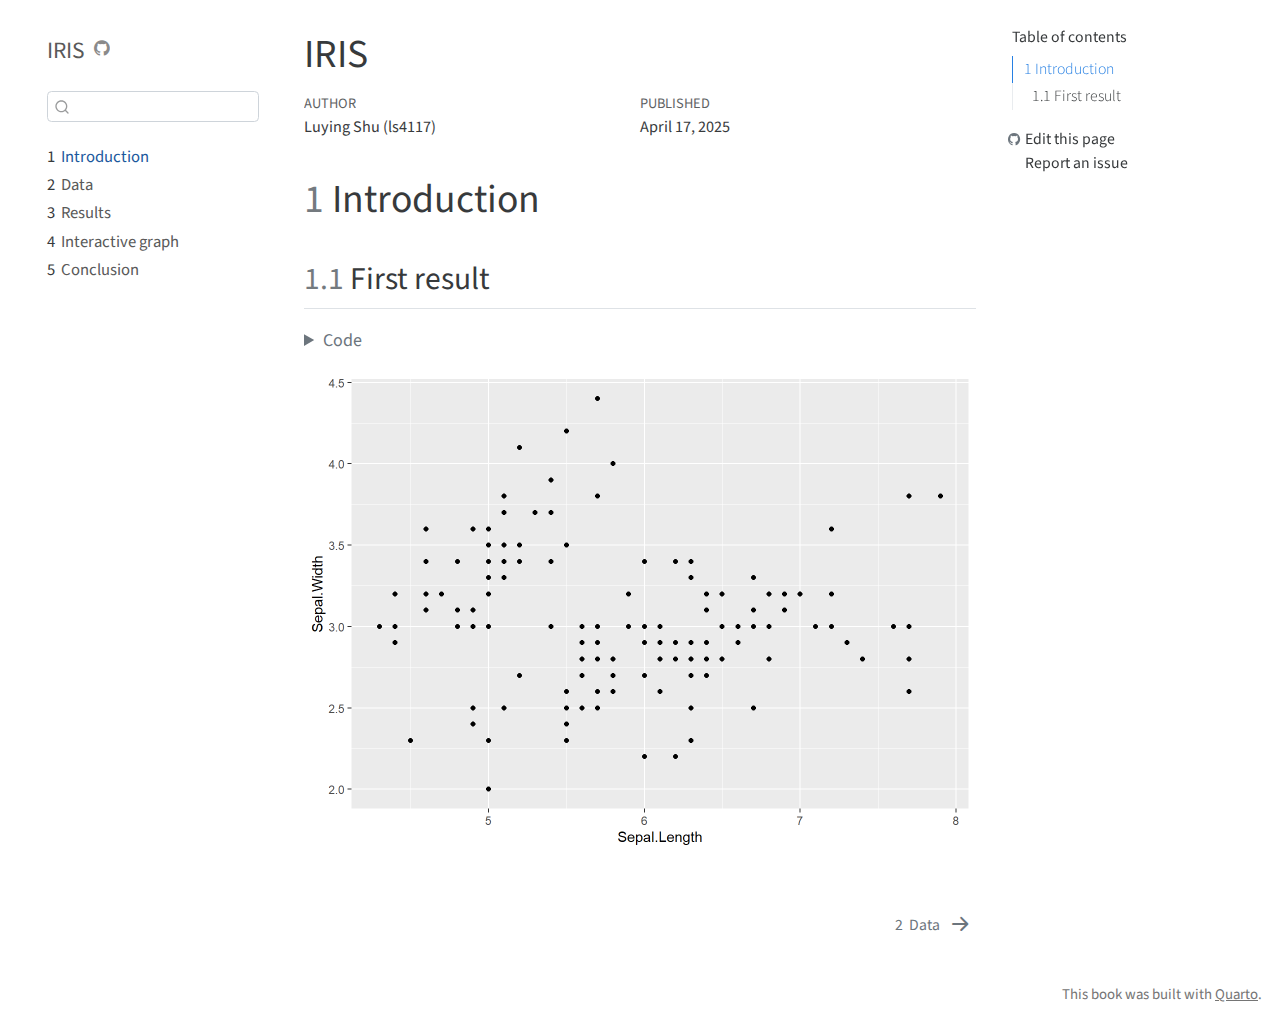
<file: docs/index.html>
<!DOCTYPE html>
<html xmlns="http://www.w3.org/1999/xhtml" lang="en" xml:lang="en"><head>

<meta charset="utf-8">
<meta name="generator" content="quarto-1.2.475">

<meta name="viewport" content="width=device-width, initial-scale=1.0, user-scalable=yes">

<meta name="author" content="Luying Shu (ls4117)">
<meta name="dcterms.date" content="2025-04-17">

<title>IRIS</title>
<style>
code{white-space: pre-wrap;}
span.smallcaps{font-variant: small-caps;}
div.columns{display: flex; gap: min(4vw, 1.5em);}
div.column{flex: auto; overflow-x: auto;}
div.hanging-indent{margin-left: 1.5em; text-indent: -1.5em;}
ul.task-list{list-style: none;}
ul.task-list li input[type="checkbox"] {
  width: 0.8em;
  margin: 0 0.8em 0.2em -1.6em;
  vertical-align: middle;
}
pre > code.sourceCode { white-space: pre; position: relative; }
pre > code.sourceCode > span { display: inline-block; line-height: 1.25; }
pre > code.sourceCode > span:empty { height: 1.2em; }
.sourceCode { overflow: visible; }
code.sourceCode > span { color: inherit; text-decoration: inherit; }
div.sourceCode { margin: 1em 0; }
pre.sourceCode { margin: 0; }
@media screen {
div.sourceCode { overflow: auto; }
}
@media print {
pre > code.sourceCode { white-space: pre-wrap; }
pre > code.sourceCode > span { text-indent: -5em; padding-left: 5em; }
}
pre.numberSource code
  { counter-reset: source-line 0; }
pre.numberSource code > span
  { position: relative; left: -4em; counter-increment: source-line; }
pre.numberSource code > span > a:first-child::before
  { content: counter(source-line);
    position: relative; left: -1em; text-align: right; vertical-align: baseline;
    border: none; display: inline-block;
    -webkit-touch-callout: none; -webkit-user-select: none;
    -khtml-user-select: none; -moz-user-select: none;
    -ms-user-select: none; user-select: none;
    padding: 0 4px; width: 4em;
    color: #aaaaaa;
  }
pre.numberSource { margin-left: 3em; border-left: 1px solid #aaaaaa;  padding-left: 4px; }
div.sourceCode
  {   }
@media screen {
pre > code.sourceCode > span > a:first-child::before { text-decoration: underline; }
}
code span.al { color: #ff0000; font-weight: bold; } /* Alert */
code span.an { color: #60a0b0; font-weight: bold; font-style: italic; } /* Annotation */
code span.at { color: #7d9029; } /* Attribute */
code span.bn { color: #40a070; } /* BaseN */
code span.bu { color: #008000; } /* BuiltIn */
code span.cf { color: #007020; font-weight: bold; } /* ControlFlow */
code span.ch { color: #4070a0; } /* Char */
code span.cn { color: #880000; } /* Constant */
code span.co { color: #60a0b0; font-style: italic; } /* Comment */
code span.cv { color: #60a0b0; font-weight: bold; font-style: italic; } /* CommentVar */
code span.do { color: #ba2121; font-style: italic; } /* Documentation */
code span.dt { color: #902000; } /* DataType */
code span.dv { color: #40a070; } /* DecVal */
code span.er { color: #ff0000; font-weight: bold; } /* Error */
code span.ex { } /* Extension */
code span.fl { color: #40a070; } /* Float */
code span.fu { color: #06287e; } /* Function */
code span.im { color: #008000; font-weight: bold; } /* Import */
code span.in { color: #60a0b0; font-weight: bold; font-style: italic; } /* Information */
code span.kw { color: #007020; font-weight: bold; } /* Keyword */
code span.op { color: #666666; } /* Operator */
code span.ot { color: #007020; } /* Other */
code span.pp { color: #bc7a00; } /* Preprocessor */
code span.sc { color: #4070a0; } /* SpecialChar */
code span.ss { color: #bb6688; } /* SpecialString */
code span.st { color: #4070a0; } /* String */
code span.va { color: #19177c; } /* Variable */
code span.vs { color: #4070a0; } /* VerbatimString */
code span.wa { color: #60a0b0; font-weight: bold; font-style: italic; } /* Warning */
</style>


<script src="site_libs/quarto-nav/quarto-nav.js"></script>
<script src="site_libs/quarto-nav/headroom.min.js"></script>
<script src="site_libs/clipboard/clipboard.min.js"></script>
<script src="site_libs/quarto-search/autocomplete.umd.js"></script>
<script src="site_libs/quarto-search/fuse.min.js"></script>
<script src="site_libs/quarto-search/quarto-search.js"></script>
<meta name="quarto:offset" content="./">
<link href="./data.html" rel="next">
<script src="site_libs/quarto-html/quarto.js"></script>
<script src="site_libs/quarto-html/popper.min.js"></script>
<script src="site_libs/quarto-html/tippy.umd.min.js"></script>
<script src="site_libs/quarto-html/anchor.min.js"></script>
<link href="site_libs/quarto-html/tippy.css" rel="stylesheet">
<link href="site_libs/quarto-html/quarto-syntax-highlighting.css" rel="stylesheet" id="quarto-text-highlighting-styles">
<script src="site_libs/bootstrap/bootstrap.min.js"></script>
<link href="site_libs/bootstrap/bootstrap-icons.css" rel="stylesheet">
<link href="site_libs/bootstrap/bootstrap.min.css" rel="stylesheet" id="quarto-bootstrap" data-mode="light">
<script id="quarto-search-options" type="application/json">{
  "location": "sidebar",
  "copy-button": false,
  "collapse-after": 3,
  "panel-placement": "start",
  "type": "textbox",
  "limit": 20,
  "language": {
    "search-no-results-text": "No results",
    "search-matching-documents-text": "matching documents",
    "search-copy-link-title": "Copy link to search",
    "search-hide-matches-text": "Hide additional matches",
    "search-more-match-text": "more match in this document",
    "search-more-matches-text": "more matches in this document",
    "search-clear-button-title": "Clear",
    "search-detached-cancel-button-title": "Cancel",
    "search-submit-button-title": "Submit"
  }
}</script>


</head>

<body class="nav-sidebar floating">

<div id="quarto-search-results"></div>
  <header id="quarto-header" class="headroom fixed-top">
  <nav class="quarto-secondary-nav" data-bs-toggle="collapse" data-bs-target="#quarto-sidebar" aria-controls="quarto-sidebar" aria-expanded="false" aria-label="Toggle sidebar navigation" onclick="if (window.quartoToggleHeadroom) { window.quartoToggleHeadroom(); }">
    <div class="container-fluid d-flex justify-content-between">
      <h1 class="quarto-secondary-nav-title">IRIS</h1>
      <button type="button" class="quarto-btn-toggle btn" aria-label="Show secondary navigation">
        <i class="bi bi-chevron-right"></i>
      </button>
    </div>
  </nav>
</header>
<!-- content -->
<div id="quarto-content" class="quarto-container page-columns page-rows-contents page-layout-article">
<!-- sidebar -->
  <nav id="quarto-sidebar" class="sidebar collapse sidebar-navigation floating overflow-auto">
    <div class="pt-lg-2 mt-2 text-left sidebar-header">
    <div class="sidebar-title mb-0 py-0">
      <a href="./">IRIS</a> 
        <div class="sidebar-tools-main">
    <a href="https://github.com/sly1205/stutry" title="Source Code" class="sidebar-tool px-1"><i class="bi bi-github"></i></a>
</div>
    </div>
      </div>
      <div class="mt-2 flex-shrink-0 align-items-center">
        <div class="sidebar-search">
        <div id="quarto-search" class="" title="Search"></div>
        </div>
      </div>
    <div class="sidebar-menu-container"> 
    <ul class="list-unstyled mt-1">
        <li class="sidebar-item">
  <div class="sidebar-item-container"> 
  <a href="./index.html" class="sidebar-item-text sidebar-link active"><span class="chapter-number">1</span>&nbsp; <span class="chapter-title">Introduction</span></a>
  </div>
</li>
        <li class="sidebar-item">
  <div class="sidebar-item-container"> 
  <a href="./data.html" class="sidebar-item-text sidebar-link"><span class="chapter-number">2</span>&nbsp; <span class="chapter-title">Data</span></a>
  </div>
</li>
        <li class="sidebar-item">
  <div class="sidebar-item-container"> 
  <a href="./results.html" class="sidebar-item-text sidebar-link"><span class="chapter-number">3</span>&nbsp; <span class="chapter-title">Results</span></a>
  </div>
</li>
        <li class="sidebar-item">
  <div class="sidebar-item-container"> 
  <a href="./d3graph.html" class="sidebar-item-text sidebar-link"><span class="chapter-number">4</span>&nbsp; <span class="chapter-title">Interactive graph</span></a>
  </div>
</li>
        <li class="sidebar-item">
  <div class="sidebar-item-container"> 
  <a href="./conclusion.html" class="sidebar-item-text sidebar-link"><span class="chapter-number">5</span>&nbsp; <span class="chapter-title">Conclusion</span></a>
  </div>
</li>
    </ul>
    </div>
</nav>
<!-- margin-sidebar -->
    <div id="quarto-margin-sidebar" class="sidebar margin-sidebar">
        <nav id="TOC" role="doc-toc" class="toc-active">
    <h2 id="toc-title">Table of contents</h2>
   
  <ul>
  <li><a href="#introduction" id="toc-introduction" class="nav-link active" data-scroll-target="#introduction"><span class="toc-section-number">1</span>  Introduction</a>
  <ul class="collapse">
  <li><a href="#first-result" id="toc-first-result" class="nav-link" data-scroll-target="#first-result"><span class="toc-section-number">1.1</span>  First result</a></li>
  </ul></li>
  </ul>
<div class="toc-actions"><div><i class="bi bi-github"></i></div><div class="action-links"><p><a href="https://github.com/sly1205/stutry/edit/main/index.qmd" class="toc-action">Edit this page</a></p><p><a href="https://github.com/sly1205/stutry/issues/new" class="toc-action">Report an issue</a></p></div></div></nav>
    </div>
<!-- main -->
<main class="content" id="quarto-document-content">

<header id="title-block-header" class="quarto-title-block default">
<div class="quarto-title">
<h1 class="title d-none d-lg-block">IRIS</h1>
</div>



<div class="quarto-title-meta">

    <div>
    <div class="quarto-title-meta-heading">Author</div>
    <div class="quarto-title-meta-contents">
             <p>Luying Shu (ls4117) </p>
          </div>
  </div>
    
    <div>
    <div class="quarto-title-meta-heading">Published</div>
    <div class="quarto-title-meta-contents">
      <p class="date">April 17, 2025</p>
    </div>
  </div>
  
    
  </div>
  

</header>

<section id="introduction" class="level1" data-number="1">
<h1 data-number="1"><span class="header-section-number">1</span> Introduction</h1>
<section id="first-result" class="level2" data-number="1.1">
<h2 data-number="1.1" class="anchored" data-anchor-id="first-result"><span class="header-section-number">1.1</span> First result</h2>
<div class="cell">
<details>
<summary>Code</summary>
<div class="sourceCode cell-code" id="cb1"><pre class="sourceCode r code-with-copy"><code class="sourceCode r"><span id="cb1-1"><a href="#cb1-1" aria-hidden="true" tabindex="-1"></a><span class="fu">library</span>(ggplot2)</span>
<span id="cb1-2"><a href="#cb1-2" aria-hidden="true" tabindex="-1"></a><span class="fu">ggplot</span>(iris, <span class="fu">aes</span>(Sepal.Length, Sepal.Width))<span class="sc">+</span></span>
<span id="cb1-3"><a href="#cb1-3" aria-hidden="true" tabindex="-1"></a>  <span class="fu">geom_point</span>()</span></code><button title="Copy to Clipboard" class="code-copy-button"><i class="bi"></i></button></pre></div>
</details>
<div class="cell-output-display">
<p><img src="index_files/figure-html/unnamed-chunk-1-1.png" class="img-fluid" width="672"></p>
</div>
</div>


</section>
</section>

</main> <!-- /main -->
<script id="quarto-html-after-body" type="application/javascript">
window.document.addEventListener("DOMContentLoaded", function (event) {
  const toggleBodyColorMode = (bsSheetEl) => {
    const mode = bsSheetEl.getAttribute("data-mode");
    const bodyEl = window.document.querySelector("body");
    if (mode === "dark") {
      bodyEl.classList.add("quarto-dark");
      bodyEl.classList.remove("quarto-light");
    } else {
      bodyEl.classList.add("quarto-light");
      bodyEl.classList.remove("quarto-dark");
    }
  }
  const toggleBodyColorPrimary = () => {
    const bsSheetEl = window.document.querySelector("link#quarto-bootstrap");
    if (bsSheetEl) {
      toggleBodyColorMode(bsSheetEl);
    }
  }
  toggleBodyColorPrimary();  
  const icon = "";
  const anchorJS = new window.AnchorJS();
  anchorJS.options = {
    placement: 'right',
    icon: icon
  };
  anchorJS.add('.anchored');
  const clipboard = new window.ClipboardJS('.code-copy-button', {
    target: function(trigger) {
      return trigger.previousElementSibling;
    }
  });
  clipboard.on('success', function(e) {
    // button target
    const button = e.trigger;
    // don't keep focus
    button.blur();
    // flash "checked"
    button.classList.add('code-copy-button-checked');
    var currentTitle = button.getAttribute("title");
    button.setAttribute("title", "Copied!");
    let tooltip;
    if (window.bootstrap) {
      button.setAttribute("data-bs-toggle", "tooltip");
      button.setAttribute("data-bs-placement", "left");
      button.setAttribute("data-bs-title", "Copied!");
      tooltip = new bootstrap.Tooltip(button, 
        { trigger: "manual", 
          customClass: "code-copy-button-tooltip",
          offset: [0, -8]});
      tooltip.show();    
    }
    setTimeout(function() {
      if (tooltip) {
        tooltip.hide();
        button.removeAttribute("data-bs-title");
        button.removeAttribute("data-bs-toggle");
        button.removeAttribute("data-bs-placement");
      }
      button.setAttribute("title", currentTitle);
      button.classList.remove('code-copy-button-checked');
    }, 1000);
    // clear code selection
    e.clearSelection();
  });
  function tippyHover(el, contentFn) {
    const config = {
      allowHTML: true,
      content: contentFn,
      maxWidth: 500,
      delay: 100,
      arrow: false,
      appendTo: function(el) {
          return el.parentElement;
      },
      interactive: true,
      interactiveBorder: 10,
      theme: 'quarto',
      placement: 'bottom-start'
    };
    window.tippy(el, config); 
  }
  const noterefs = window.document.querySelectorAll('a[role="doc-noteref"]');
  for (var i=0; i<noterefs.length; i++) {
    const ref = noterefs[i];
    tippyHover(ref, function() {
      // use id or data attribute instead here
      let href = ref.getAttribute('data-footnote-href') || ref.getAttribute('href');
      try { href = new URL(href).hash; } catch {}
      const id = href.replace(/^#\/?/, "");
      const note = window.document.getElementById(id);
      return note.innerHTML;
    });
  }
  const findCites = (el) => {
    const parentEl = el.parentElement;
    if (parentEl) {
      const cites = parentEl.dataset.cites;
      if (cites) {
        return {
          el,
          cites: cites.split(' ')
        };
      } else {
        return findCites(el.parentElement)
      }
    } else {
      return undefined;
    }
  };
  var bibliorefs = window.document.querySelectorAll('a[role="doc-biblioref"]');
  for (var i=0; i<bibliorefs.length; i++) {
    const ref = bibliorefs[i];
    const citeInfo = findCites(ref);
    if (citeInfo) {
      tippyHover(citeInfo.el, function() {
        var popup = window.document.createElement('div');
        citeInfo.cites.forEach(function(cite) {
          var citeDiv = window.document.createElement('div');
          citeDiv.classList.add('hanging-indent');
          citeDiv.classList.add('csl-entry');
          var biblioDiv = window.document.getElementById('ref-' + cite);
          if (biblioDiv) {
            citeDiv.innerHTML = biblioDiv.innerHTML;
          }
          popup.appendChild(citeDiv);
        });
        return popup.innerHTML;
      });
    }
  }
});
</script>
<nav class="page-navigation">
  <div class="nav-page nav-page-previous">
  </div>
  <div class="nav-page nav-page-next">
      <a href="./data.html" class="pagination-link">
        <span class="nav-page-text"><span class="chapter-number">2</span>&nbsp; <span class="chapter-title">Data</span></span> <i class="bi bi-arrow-right-short"></i>
      </a>
  </div>
</nav>
</div> <!-- /content -->
<footer class="footer">
  <div class="nav-footer">
    <div class="nav-footer-right">This book was built with <a href="https://quarto.org/">Quarto</a>.</div>
  </div>
</footer>



</body></html>
</file>
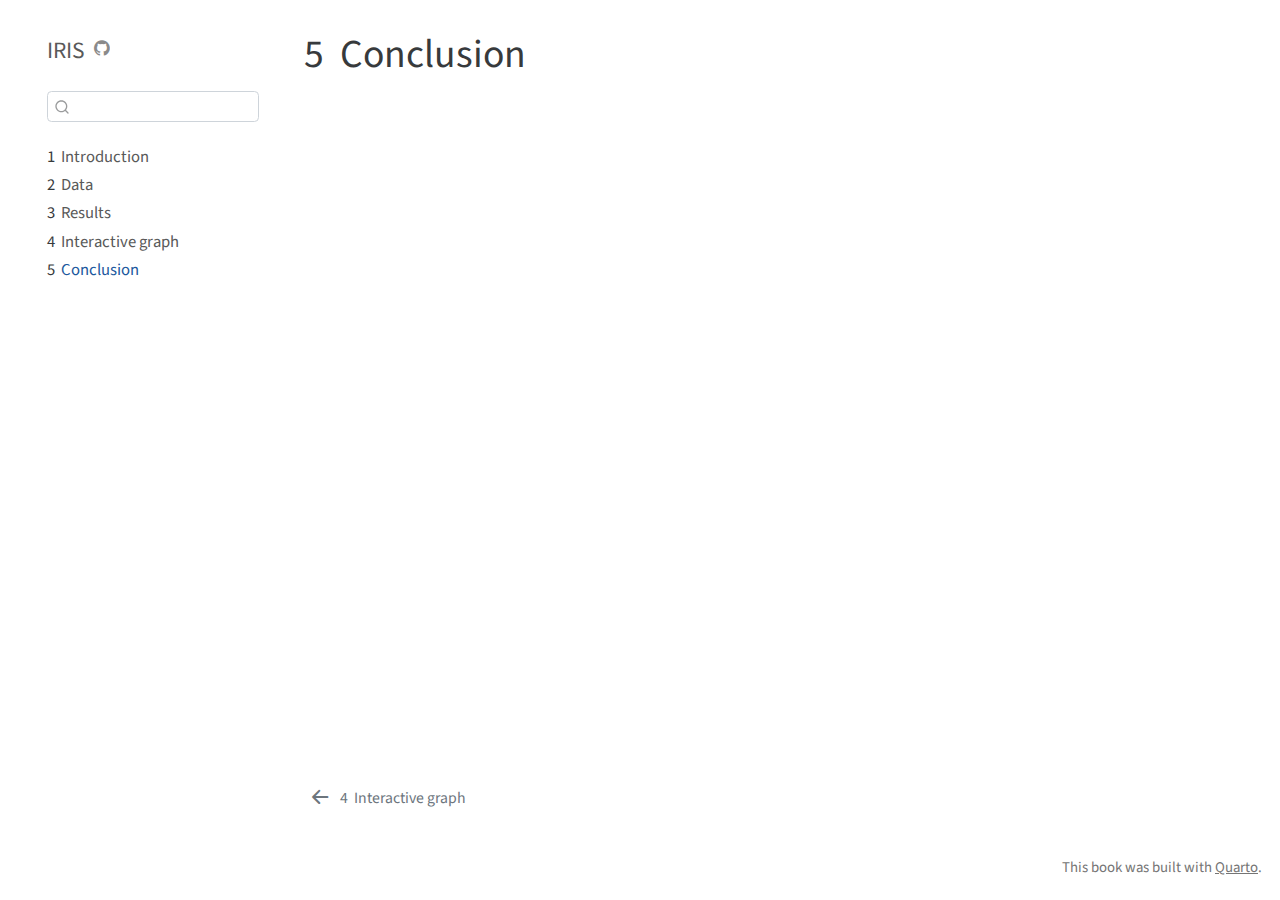
<file: docs/conclusion.html>
<!DOCTYPE html>
<html xmlns="http://www.w3.org/1999/xhtml" lang="en" xml:lang="en"><head>

<meta charset="utf-8">
<meta name="generator" content="quarto-1.2.475">

<meta name="viewport" content="width=device-width, initial-scale=1.0, user-scalable=yes">


<title>IRIS - 5&nbsp; Conclusion</title>
<style>
code{white-space: pre-wrap;}
span.smallcaps{font-variant: small-caps;}
div.columns{display: flex; gap: min(4vw, 1.5em);}
div.column{flex: auto; overflow-x: auto;}
div.hanging-indent{margin-left: 1.5em; text-indent: -1.5em;}
ul.task-list{list-style: none;}
ul.task-list li input[type="checkbox"] {
  width: 0.8em;
  margin: 0 0.8em 0.2em -1.6em;
  vertical-align: middle;
}
</style>


<script src="site_libs/quarto-nav/quarto-nav.js"></script>
<script src="site_libs/quarto-nav/headroom.min.js"></script>
<script src="site_libs/clipboard/clipboard.min.js"></script>
<script src="site_libs/quarto-search/autocomplete.umd.js"></script>
<script src="site_libs/quarto-search/fuse.min.js"></script>
<script src="site_libs/quarto-search/quarto-search.js"></script>
<meta name="quarto:offset" content="./">
<link href="./d3graph.html" rel="prev">
<script src="site_libs/quarto-html/quarto.js"></script>
<script src="site_libs/quarto-html/popper.min.js"></script>
<script src="site_libs/quarto-html/tippy.umd.min.js"></script>
<script src="site_libs/quarto-html/anchor.min.js"></script>
<link href="site_libs/quarto-html/tippy.css" rel="stylesheet">
<link href="site_libs/quarto-html/quarto-syntax-highlighting.css" rel="stylesheet" id="quarto-text-highlighting-styles">
<script src="site_libs/bootstrap/bootstrap.min.js"></script>
<link href="site_libs/bootstrap/bootstrap-icons.css" rel="stylesheet">
<link href="site_libs/bootstrap/bootstrap.min.css" rel="stylesheet" id="quarto-bootstrap" data-mode="light">
<script id="quarto-search-options" type="application/json">{
  "location": "sidebar",
  "copy-button": false,
  "collapse-after": 3,
  "panel-placement": "start",
  "type": "textbox",
  "limit": 20,
  "language": {
    "search-no-results-text": "No results",
    "search-matching-documents-text": "matching documents",
    "search-copy-link-title": "Copy link to search",
    "search-hide-matches-text": "Hide additional matches",
    "search-more-match-text": "more match in this document",
    "search-more-matches-text": "more matches in this document",
    "search-clear-button-title": "Clear",
    "search-detached-cancel-button-title": "Cancel",
    "search-submit-button-title": "Submit"
  }
}</script>


</head>

<body class="nav-sidebar floating">

<div id="quarto-search-results"></div>
  <header id="quarto-header" class="headroom fixed-top">
  <nav class="quarto-secondary-nav" data-bs-toggle="collapse" data-bs-target="#quarto-sidebar" aria-controls="quarto-sidebar" aria-expanded="false" aria-label="Toggle sidebar navigation" onclick="if (window.quartoToggleHeadroom) { window.quartoToggleHeadroom(); }">
    <div class="container-fluid d-flex justify-content-between">
      <h1 class="quarto-secondary-nav-title"><span class="chapter-number">5</span>&nbsp; <span class="chapter-title">Conclusion</span></h1>
      <button type="button" class="quarto-btn-toggle btn" aria-label="Show secondary navigation">
        <i class="bi bi-chevron-right"></i>
      </button>
    </div>
  </nav>
</header>
<!-- content -->
<div id="quarto-content" class="quarto-container page-columns page-rows-contents page-layout-article">
<!-- sidebar -->
  <nav id="quarto-sidebar" class="sidebar collapse sidebar-navigation floating overflow-auto">
    <div class="pt-lg-2 mt-2 text-left sidebar-header">
    <div class="sidebar-title mb-0 py-0">
      <a href="./">IRIS</a> 
        <div class="sidebar-tools-main">
    <a href="https://github.com/sly1205/stutry" title="Source Code" class="sidebar-tool px-1"><i class="bi bi-github"></i></a>
</div>
    </div>
      </div>
      <div class="mt-2 flex-shrink-0 align-items-center">
        <div class="sidebar-search">
        <div id="quarto-search" class="" title="Search"></div>
        </div>
      </div>
    <div class="sidebar-menu-container"> 
    <ul class="list-unstyled mt-1">
        <li class="sidebar-item">
  <div class="sidebar-item-container"> 
  <a href="./index.html" class="sidebar-item-text sidebar-link"><span class="chapter-number">1</span>&nbsp; <span class="chapter-title">Introduction</span></a>
  </div>
</li>
        <li class="sidebar-item">
  <div class="sidebar-item-container"> 
  <a href="./data.html" class="sidebar-item-text sidebar-link"><span class="chapter-number">2</span>&nbsp; <span class="chapter-title">Data</span></a>
  </div>
</li>
        <li class="sidebar-item">
  <div class="sidebar-item-container"> 
  <a href="./results.html" class="sidebar-item-text sidebar-link"><span class="chapter-number">3</span>&nbsp; <span class="chapter-title">Results</span></a>
  </div>
</li>
        <li class="sidebar-item">
  <div class="sidebar-item-container"> 
  <a href="./d3graph.html" class="sidebar-item-text sidebar-link"><span class="chapter-number">4</span>&nbsp; <span class="chapter-title">Interactive graph</span></a>
  </div>
</li>
        <li class="sidebar-item">
  <div class="sidebar-item-container"> 
  <a href="./conclusion.html" class="sidebar-item-text sidebar-link active"><span class="chapter-number">5</span>&nbsp; <span class="chapter-title">Conclusion</span></a>
  </div>
</li>
    </ul>
    </div>
</nav>
<!-- margin-sidebar -->
    <div id="quarto-margin-sidebar" class="sidebar margin-sidebar">
        
    </div>
<!-- main -->
<main class="content" id="quarto-document-content">

<header id="title-block-header" class="quarto-title-block default">
<div class="quarto-title">
<h1 class="title d-none d-lg-block"><span class="chapter-number">5</span>&nbsp; <span class="chapter-title">Conclusion</span></h1>
</div>



<div class="quarto-title-meta">

    
  
    
  </div>
  

</header>




</main> <!-- /main -->
<script id="quarto-html-after-body" type="application/javascript">
window.document.addEventListener("DOMContentLoaded", function (event) {
  const toggleBodyColorMode = (bsSheetEl) => {
    const mode = bsSheetEl.getAttribute("data-mode");
    const bodyEl = window.document.querySelector("body");
    if (mode === "dark") {
      bodyEl.classList.add("quarto-dark");
      bodyEl.classList.remove("quarto-light");
    } else {
      bodyEl.classList.add("quarto-light");
      bodyEl.classList.remove("quarto-dark");
    }
  }
  const toggleBodyColorPrimary = () => {
    const bsSheetEl = window.document.querySelector("link#quarto-bootstrap");
    if (bsSheetEl) {
      toggleBodyColorMode(bsSheetEl);
    }
  }
  toggleBodyColorPrimary();  
  const icon = "";
  const anchorJS = new window.AnchorJS();
  anchorJS.options = {
    placement: 'right',
    icon: icon
  };
  anchorJS.add('.anchored');
  const clipboard = new window.ClipboardJS('.code-copy-button', {
    target: function(trigger) {
      return trigger.previousElementSibling;
    }
  });
  clipboard.on('success', function(e) {
    // button target
    const button = e.trigger;
    // don't keep focus
    button.blur();
    // flash "checked"
    button.classList.add('code-copy-button-checked');
    var currentTitle = button.getAttribute("title");
    button.setAttribute("title", "Copied!");
    let tooltip;
    if (window.bootstrap) {
      button.setAttribute("data-bs-toggle", "tooltip");
      button.setAttribute("data-bs-placement", "left");
      button.setAttribute("data-bs-title", "Copied!");
      tooltip = new bootstrap.Tooltip(button, 
        { trigger: "manual", 
          customClass: "code-copy-button-tooltip",
          offset: [0, -8]});
      tooltip.show();    
    }
    setTimeout(function() {
      if (tooltip) {
        tooltip.hide();
        button.removeAttribute("data-bs-title");
        button.removeAttribute("data-bs-toggle");
        button.removeAttribute("data-bs-placement");
      }
      button.setAttribute("title", currentTitle);
      button.classList.remove('code-copy-button-checked');
    }, 1000);
    // clear code selection
    e.clearSelection();
  });
  function tippyHover(el, contentFn) {
    const config = {
      allowHTML: true,
      content: contentFn,
      maxWidth: 500,
      delay: 100,
      arrow: false,
      appendTo: function(el) {
          return el.parentElement;
      },
      interactive: true,
      interactiveBorder: 10,
      theme: 'quarto',
      placement: 'bottom-start'
    };
    window.tippy(el, config); 
  }
  const noterefs = window.document.querySelectorAll('a[role="doc-noteref"]');
  for (var i=0; i<noterefs.length; i++) {
    const ref = noterefs[i];
    tippyHover(ref, function() {
      // use id or data attribute instead here
      let href = ref.getAttribute('data-footnote-href') || ref.getAttribute('href');
      try { href = new URL(href).hash; } catch {}
      const id = href.replace(/^#\/?/, "");
      const note = window.document.getElementById(id);
      return note.innerHTML;
    });
  }
  const findCites = (el) => {
    const parentEl = el.parentElement;
    if (parentEl) {
      const cites = parentEl.dataset.cites;
      if (cites) {
        return {
          el,
          cites: cites.split(' ')
        };
      } else {
        return findCites(el.parentElement)
      }
    } else {
      return undefined;
    }
  };
  var bibliorefs = window.document.querySelectorAll('a[role="doc-biblioref"]');
  for (var i=0; i<bibliorefs.length; i++) {
    const ref = bibliorefs[i];
    const citeInfo = findCites(ref);
    if (citeInfo) {
      tippyHover(citeInfo.el, function() {
        var popup = window.document.createElement('div');
        citeInfo.cites.forEach(function(cite) {
          var citeDiv = window.document.createElement('div');
          citeDiv.classList.add('hanging-indent');
          citeDiv.classList.add('csl-entry');
          var biblioDiv = window.document.getElementById('ref-' + cite);
          if (biblioDiv) {
            citeDiv.innerHTML = biblioDiv.innerHTML;
          }
          popup.appendChild(citeDiv);
        });
        return popup.innerHTML;
      });
    }
  }
});
</script>
<nav class="page-navigation">
  <div class="nav-page nav-page-previous">
      <a href="./d3graph.html" class="pagination-link">
        <i class="bi bi-arrow-left-short"></i> <span class="nav-page-text"><span class="chapter-number">4</span>&nbsp; <span class="chapter-title">Interactive graph</span></span>
      </a>          
  </div>
  <div class="nav-page nav-page-next">
  </div>
</nav>
</div> <!-- /content -->
<footer class="footer">
  <div class="nav-footer">
    <div class="nav-footer-right">This book was built with <a href="https://quarto.org/">Quarto</a>.</div>
  </div>
</footer>



</body></html>
</file>
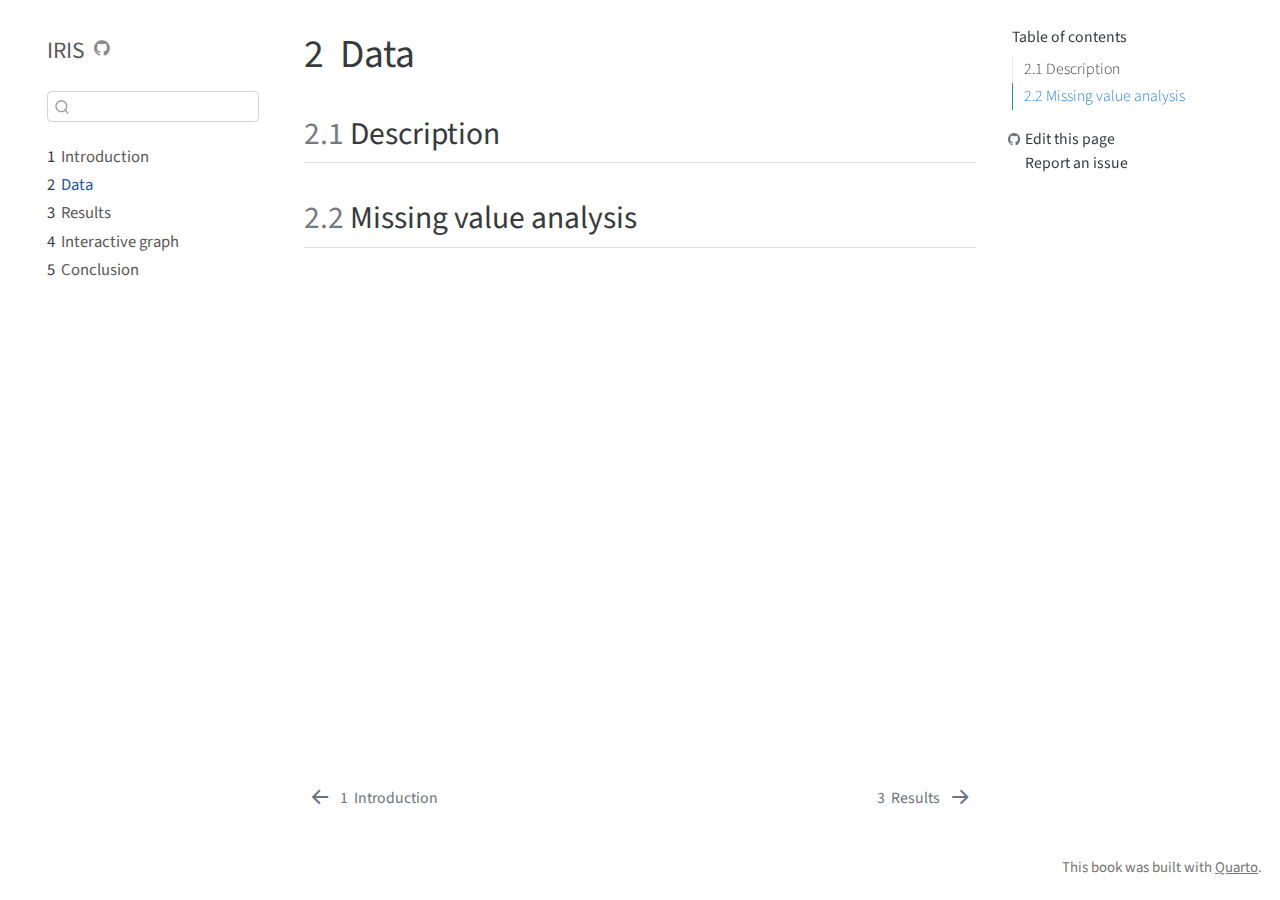
<file: docs/data.html>
<!DOCTYPE html>
<html xmlns="http://www.w3.org/1999/xhtml" lang="en" xml:lang="en"><head>

<meta charset="utf-8">
<meta name="generator" content="quarto-1.2.475">

<meta name="viewport" content="width=device-width, initial-scale=1.0, user-scalable=yes">


<title>IRIS - 2&nbsp; Data</title>
<style>
code{white-space: pre-wrap;}
span.smallcaps{font-variant: small-caps;}
div.columns{display: flex; gap: min(4vw, 1.5em);}
div.column{flex: auto; overflow-x: auto;}
div.hanging-indent{margin-left: 1.5em; text-indent: -1.5em;}
ul.task-list{list-style: none;}
ul.task-list li input[type="checkbox"] {
  width: 0.8em;
  margin: 0 0.8em 0.2em -1.6em;
  vertical-align: middle;
}
</style>


<script src="site_libs/quarto-nav/quarto-nav.js"></script>
<script src="site_libs/quarto-nav/headroom.min.js"></script>
<script src="site_libs/clipboard/clipboard.min.js"></script>
<script src="site_libs/quarto-search/autocomplete.umd.js"></script>
<script src="site_libs/quarto-search/fuse.min.js"></script>
<script src="site_libs/quarto-search/quarto-search.js"></script>
<meta name="quarto:offset" content="./">
<link href="./results.html" rel="next">
<link href="./index.html" rel="prev">
<script src="site_libs/quarto-html/quarto.js"></script>
<script src="site_libs/quarto-html/popper.min.js"></script>
<script src="site_libs/quarto-html/tippy.umd.min.js"></script>
<script src="site_libs/quarto-html/anchor.min.js"></script>
<link href="site_libs/quarto-html/tippy.css" rel="stylesheet">
<link href="site_libs/quarto-html/quarto-syntax-highlighting.css" rel="stylesheet" id="quarto-text-highlighting-styles">
<script src="site_libs/bootstrap/bootstrap.min.js"></script>
<link href="site_libs/bootstrap/bootstrap-icons.css" rel="stylesheet">
<link href="site_libs/bootstrap/bootstrap.min.css" rel="stylesheet" id="quarto-bootstrap" data-mode="light">
<script id="quarto-search-options" type="application/json">{
  "location": "sidebar",
  "copy-button": false,
  "collapse-after": 3,
  "panel-placement": "start",
  "type": "textbox",
  "limit": 20,
  "language": {
    "search-no-results-text": "No results",
    "search-matching-documents-text": "matching documents",
    "search-copy-link-title": "Copy link to search",
    "search-hide-matches-text": "Hide additional matches",
    "search-more-match-text": "more match in this document",
    "search-more-matches-text": "more matches in this document",
    "search-clear-button-title": "Clear",
    "search-detached-cancel-button-title": "Cancel",
    "search-submit-button-title": "Submit"
  }
}</script>


</head>

<body class="nav-sidebar floating">

<div id="quarto-search-results"></div>
  <header id="quarto-header" class="headroom fixed-top">
  <nav class="quarto-secondary-nav" data-bs-toggle="collapse" data-bs-target="#quarto-sidebar" aria-controls="quarto-sidebar" aria-expanded="false" aria-label="Toggle sidebar navigation" onclick="if (window.quartoToggleHeadroom) { window.quartoToggleHeadroom(); }">
    <div class="container-fluid d-flex justify-content-between">
      <h1 class="quarto-secondary-nav-title"><span class="chapter-number">2</span>&nbsp; <span class="chapter-title">Data</span></h1>
      <button type="button" class="quarto-btn-toggle btn" aria-label="Show secondary navigation">
        <i class="bi bi-chevron-right"></i>
      </button>
    </div>
  </nav>
</header>
<!-- content -->
<div id="quarto-content" class="quarto-container page-columns page-rows-contents page-layout-article">
<!-- sidebar -->
  <nav id="quarto-sidebar" class="sidebar collapse sidebar-navigation floating overflow-auto">
    <div class="pt-lg-2 mt-2 text-left sidebar-header">
    <div class="sidebar-title mb-0 py-0">
      <a href="./">IRIS</a> 
        <div class="sidebar-tools-main">
    <a href="https://github.com/sly1205/stutry" title="Source Code" class="sidebar-tool px-1"><i class="bi bi-github"></i></a>
</div>
    </div>
      </div>
      <div class="mt-2 flex-shrink-0 align-items-center">
        <div class="sidebar-search">
        <div id="quarto-search" class="" title="Search"></div>
        </div>
      </div>
    <div class="sidebar-menu-container"> 
    <ul class="list-unstyled mt-1">
        <li class="sidebar-item">
  <div class="sidebar-item-container"> 
  <a href="./index.html" class="sidebar-item-text sidebar-link"><span class="chapter-number">1</span>&nbsp; <span class="chapter-title">Introduction</span></a>
  </div>
</li>
        <li class="sidebar-item">
  <div class="sidebar-item-container"> 
  <a href="./data.html" class="sidebar-item-text sidebar-link active"><span class="chapter-number">2</span>&nbsp; <span class="chapter-title">Data</span></a>
  </div>
</li>
        <li class="sidebar-item">
  <div class="sidebar-item-container"> 
  <a href="./results.html" class="sidebar-item-text sidebar-link"><span class="chapter-number">3</span>&nbsp; <span class="chapter-title">Results</span></a>
  </div>
</li>
        <li class="sidebar-item">
  <div class="sidebar-item-container"> 
  <a href="./d3graph.html" class="sidebar-item-text sidebar-link"><span class="chapter-number">4</span>&nbsp; <span class="chapter-title">Interactive graph</span></a>
  </div>
</li>
        <li class="sidebar-item">
  <div class="sidebar-item-container"> 
  <a href="./conclusion.html" class="sidebar-item-text sidebar-link"><span class="chapter-number">5</span>&nbsp; <span class="chapter-title">Conclusion</span></a>
  </div>
</li>
    </ul>
    </div>
</nav>
<!-- margin-sidebar -->
    <div id="quarto-margin-sidebar" class="sidebar margin-sidebar">
        <nav id="TOC" role="doc-toc" class="toc-active">
    <h2 id="toc-title">Table of contents</h2>
   
  <ul>
  <li><a href="#description" id="toc-description" class="nav-link active" data-scroll-target="#description"><span class="toc-section-number">2.1</span>  Description</a></li>
  <li><a href="#missing-value-analysis" id="toc-missing-value-analysis" class="nav-link" data-scroll-target="#missing-value-analysis"><span class="toc-section-number">2.2</span>  Missing value analysis</a></li>
  </ul>
<div class="toc-actions"><div><i class="bi bi-github"></i></div><div class="action-links"><p><a href="https://github.com/sly1205/stutry/edit/main/data.qmd" class="toc-action">Edit this page</a></p><p><a href="https://github.com/sly1205/stutry/issues/new" class="toc-action">Report an issue</a></p></div></div></nav>
    </div>
<!-- main -->
<main class="content" id="quarto-document-content">

<header id="title-block-header" class="quarto-title-block default">
<div class="quarto-title">
<h1 class="title d-none d-lg-block"><span class="chapter-number">2</span>&nbsp; <span class="chapter-title">Data</span></h1>
</div>



<div class="quarto-title-meta">

    
  
    
  </div>
  

</header>

<section id="description" class="level2" data-number="2.1">
<h2 data-number="2.1" class="anchored" data-anchor-id="description"><span class="header-section-number">2.1</span> Description</h2>
</section>
<section id="missing-value-analysis" class="level2" data-number="2.2">
<h2 data-number="2.2" class="anchored" data-anchor-id="missing-value-analysis"><span class="header-section-number">2.2</span> Missing value analysis</h2>


</section>

</main> <!-- /main -->
<script id="quarto-html-after-body" type="application/javascript">
window.document.addEventListener("DOMContentLoaded", function (event) {
  const toggleBodyColorMode = (bsSheetEl) => {
    const mode = bsSheetEl.getAttribute("data-mode");
    const bodyEl = window.document.querySelector("body");
    if (mode === "dark") {
      bodyEl.classList.add("quarto-dark");
      bodyEl.classList.remove("quarto-light");
    } else {
      bodyEl.classList.add("quarto-light");
      bodyEl.classList.remove("quarto-dark");
    }
  }
  const toggleBodyColorPrimary = () => {
    const bsSheetEl = window.document.querySelector("link#quarto-bootstrap");
    if (bsSheetEl) {
      toggleBodyColorMode(bsSheetEl);
    }
  }
  toggleBodyColorPrimary();  
  const icon = "";
  const anchorJS = new window.AnchorJS();
  anchorJS.options = {
    placement: 'right',
    icon: icon
  };
  anchorJS.add('.anchored');
  const clipboard = new window.ClipboardJS('.code-copy-button', {
    target: function(trigger) {
      return trigger.previousElementSibling;
    }
  });
  clipboard.on('success', function(e) {
    // button target
    const button = e.trigger;
    // don't keep focus
    button.blur();
    // flash "checked"
    button.classList.add('code-copy-button-checked');
    var currentTitle = button.getAttribute("title");
    button.setAttribute("title", "Copied!");
    let tooltip;
    if (window.bootstrap) {
      button.setAttribute("data-bs-toggle", "tooltip");
      button.setAttribute("data-bs-placement", "left");
      button.setAttribute("data-bs-title", "Copied!");
      tooltip = new bootstrap.Tooltip(button, 
        { trigger: "manual", 
          customClass: "code-copy-button-tooltip",
          offset: [0, -8]});
      tooltip.show();    
    }
    setTimeout(function() {
      if (tooltip) {
        tooltip.hide();
        button.removeAttribute("data-bs-title");
        button.removeAttribute("data-bs-toggle");
        button.removeAttribute("data-bs-placement");
      }
      button.setAttribute("title", currentTitle);
      button.classList.remove('code-copy-button-checked');
    }, 1000);
    // clear code selection
    e.clearSelection();
  });
  function tippyHover(el, contentFn) {
    const config = {
      allowHTML: true,
      content: contentFn,
      maxWidth: 500,
      delay: 100,
      arrow: false,
      appendTo: function(el) {
          return el.parentElement;
      },
      interactive: true,
      interactiveBorder: 10,
      theme: 'quarto',
      placement: 'bottom-start'
    };
    window.tippy(el, config); 
  }
  const noterefs = window.document.querySelectorAll('a[role="doc-noteref"]');
  for (var i=0; i<noterefs.length; i++) {
    const ref = noterefs[i];
    tippyHover(ref, function() {
      // use id or data attribute instead here
      let href = ref.getAttribute('data-footnote-href') || ref.getAttribute('href');
      try { href = new URL(href).hash; } catch {}
      const id = href.replace(/^#\/?/, "");
      const note = window.document.getElementById(id);
      return note.innerHTML;
    });
  }
  const findCites = (el) => {
    const parentEl = el.parentElement;
    if (parentEl) {
      const cites = parentEl.dataset.cites;
      if (cites) {
        return {
          el,
          cites: cites.split(' ')
        };
      } else {
        return findCites(el.parentElement)
      }
    } else {
      return undefined;
    }
  };
  var bibliorefs = window.document.querySelectorAll('a[role="doc-biblioref"]');
  for (var i=0; i<bibliorefs.length; i++) {
    const ref = bibliorefs[i];
    const citeInfo = findCites(ref);
    if (citeInfo) {
      tippyHover(citeInfo.el, function() {
        var popup = window.document.createElement('div');
        citeInfo.cites.forEach(function(cite) {
          var citeDiv = window.document.createElement('div');
          citeDiv.classList.add('hanging-indent');
          citeDiv.classList.add('csl-entry');
          var biblioDiv = window.document.getElementById('ref-' + cite);
          if (biblioDiv) {
            citeDiv.innerHTML = biblioDiv.innerHTML;
          }
          popup.appendChild(citeDiv);
        });
        return popup.innerHTML;
      });
    }
  }
});
</script>
<nav class="page-navigation">
  <div class="nav-page nav-page-previous">
      <a href="./index.html" class="pagination-link">
        <i class="bi bi-arrow-left-short"></i> <span class="nav-page-text"><span class="chapter-number">1</span>&nbsp; <span class="chapter-title">Introduction</span></span>
      </a>          
  </div>
  <div class="nav-page nav-page-next">
      <a href="./results.html" class="pagination-link">
        <span class="nav-page-text"><span class="chapter-number">3</span>&nbsp; <span class="chapter-title">Results</span></span> <i class="bi bi-arrow-right-short"></i>
      </a>
  </div>
</nav>
</div> <!-- /content -->
<footer class="footer">
  <div class="nav-footer">
    <div class="nav-footer-right">This book was built with <a href="https://quarto.org/">Quarto</a>.</div>
  </div>
</footer>



</body></html>
</file>
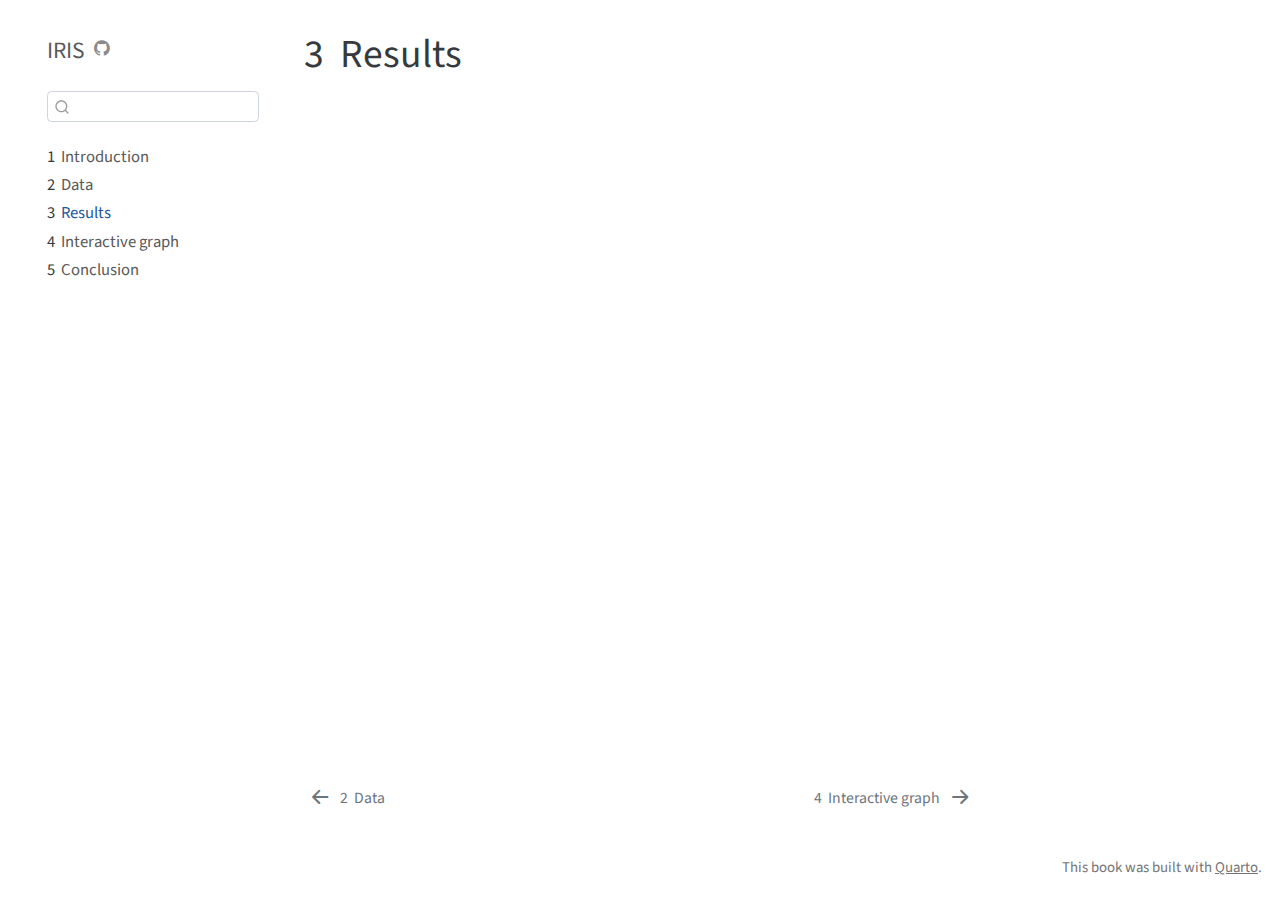
<file: docs/results.html>
<!DOCTYPE html>
<html xmlns="http://www.w3.org/1999/xhtml" lang="en" xml:lang="en"><head>

<meta charset="utf-8">
<meta name="generator" content="quarto-1.2.475">

<meta name="viewport" content="width=device-width, initial-scale=1.0, user-scalable=yes">


<title>IRIS - 3&nbsp; Results</title>
<style>
code{white-space: pre-wrap;}
span.smallcaps{font-variant: small-caps;}
div.columns{display: flex; gap: min(4vw, 1.5em);}
div.column{flex: auto; overflow-x: auto;}
div.hanging-indent{margin-left: 1.5em; text-indent: -1.5em;}
ul.task-list{list-style: none;}
ul.task-list li input[type="checkbox"] {
  width: 0.8em;
  margin: 0 0.8em 0.2em -1.6em;
  vertical-align: middle;
}
</style>


<script src="site_libs/quarto-nav/quarto-nav.js"></script>
<script src="site_libs/quarto-nav/headroom.min.js"></script>
<script src="site_libs/clipboard/clipboard.min.js"></script>
<script src="site_libs/quarto-search/autocomplete.umd.js"></script>
<script src="site_libs/quarto-search/fuse.min.js"></script>
<script src="site_libs/quarto-search/quarto-search.js"></script>
<meta name="quarto:offset" content="./">
<link href="./d3graph.html" rel="next">
<link href="./data.html" rel="prev">
<script src="site_libs/quarto-html/quarto.js"></script>
<script src="site_libs/quarto-html/popper.min.js"></script>
<script src="site_libs/quarto-html/tippy.umd.min.js"></script>
<script src="site_libs/quarto-html/anchor.min.js"></script>
<link href="site_libs/quarto-html/tippy.css" rel="stylesheet">
<link href="site_libs/quarto-html/quarto-syntax-highlighting.css" rel="stylesheet" id="quarto-text-highlighting-styles">
<script src="site_libs/bootstrap/bootstrap.min.js"></script>
<link href="site_libs/bootstrap/bootstrap-icons.css" rel="stylesheet">
<link href="site_libs/bootstrap/bootstrap.min.css" rel="stylesheet" id="quarto-bootstrap" data-mode="light">
<script id="quarto-search-options" type="application/json">{
  "location": "sidebar",
  "copy-button": false,
  "collapse-after": 3,
  "panel-placement": "start",
  "type": "textbox",
  "limit": 20,
  "language": {
    "search-no-results-text": "No results",
    "search-matching-documents-text": "matching documents",
    "search-copy-link-title": "Copy link to search",
    "search-hide-matches-text": "Hide additional matches",
    "search-more-match-text": "more match in this document",
    "search-more-matches-text": "more matches in this document",
    "search-clear-button-title": "Clear",
    "search-detached-cancel-button-title": "Cancel",
    "search-submit-button-title": "Submit"
  }
}</script>


</head>

<body class="nav-sidebar floating">

<div id="quarto-search-results"></div>
  <header id="quarto-header" class="headroom fixed-top">
  <nav class="quarto-secondary-nav" data-bs-toggle="collapse" data-bs-target="#quarto-sidebar" aria-controls="quarto-sidebar" aria-expanded="false" aria-label="Toggle sidebar navigation" onclick="if (window.quartoToggleHeadroom) { window.quartoToggleHeadroom(); }">
    <div class="container-fluid d-flex justify-content-between">
      <h1 class="quarto-secondary-nav-title"><span class="chapter-number">3</span>&nbsp; <span class="chapter-title">Results</span></h1>
      <button type="button" class="quarto-btn-toggle btn" aria-label="Show secondary navigation">
        <i class="bi bi-chevron-right"></i>
      </button>
    </div>
  </nav>
</header>
<!-- content -->
<div id="quarto-content" class="quarto-container page-columns page-rows-contents page-layout-article">
<!-- sidebar -->
  <nav id="quarto-sidebar" class="sidebar collapse sidebar-navigation floating overflow-auto">
    <div class="pt-lg-2 mt-2 text-left sidebar-header">
    <div class="sidebar-title mb-0 py-0">
      <a href="./">IRIS</a> 
        <div class="sidebar-tools-main">
    <a href="https://github.com/sly1205/stutry" title="Source Code" class="sidebar-tool px-1"><i class="bi bi-github"></i></a>
</div>
    </div>
      </div>
      <div class="mt-2 flex-shrink-0 align-items-center">
        <div class="sidebar-search">
        <div id="quarto-search" class="" title="Search"></div>
        </div>
      </div>
    <div class="sidebar-menu-container"> 
    <ul class="list-unstyled mt-1">
        <li class="sidebar-item">
  <div class="sidebar-item-container"> 
  <a href="./index.html" class="sidebar-item-text sidebar-link"><span class="chapter-number">1</span>&nbsp; <span class="chapter-title">Introduction</span></a>
  </div>
</li>
        <li class="sidebar-item">
  <div class="sidebar-item-container"> 
  <a href="./data.html" class="sidebar-item-text sidebar-link"><span class="chapter-number">2</span>&nbsp; <span class="chapter-title">Data</span></a>
  </div>
</li>
        <li class="sidebar-item">
  <div class="sidebar-item-container"> 
  <a href="./results.html" class="sidebar-item-text sidebar-link active"><span class="chapter-number">3</span>&nbsp; <span class="chapter-title">Results</span></a>
  </div>
</li>
        <li class="sidebar-item">
  <div class="sidebar-item-container"> 
  <a href="./d3graph.html" class="sidebar-item-text sidebar-link"><span class="chapter-number">4</span>&nbsp; <span class="chapter-title">Interactive graph</span></a>
  </div>
</li>
        <li class="sidebar-item">
  <div class="sidebar-item-container"> 
  <a href="./conclusion.html" class="sidebar-item-text sidebar-link"><span class="chapter-number">5</span>&nbsp; <span class="chapter-title">Conclusion</span></a>
  </div>
</li>
    </ul>
    </div>
</nav>
<!-- margin-sidebar -->
    <div id="quarto-margin-sidebar" class="sidebar margin-sidebar">
        
    </div>
<!-- main -->
<main class="content" id="quarto-document-content">

<header id="title-block-header" class="quarto-title-block default">
<div class="quarto-title">
<h1 class="title d-none d-lg-block"><span class="chapter-number">3</span>&nbsp; <span class="chapter-title">Results</span></h1>
</div>



<div class="quarto-title-meta">

    
  
    
  </div>
  

</header>




</main> <!-- /main -->
<script id="quarto-html-after-body" type="application/javascript">
window.document.addEventListener("DOMContentLoaded", function (event) {
  const toggleBodyColorMode = (bsSheetEl) => {
    const mode = bsSheetEl.getAttribute("data-mode");
    const bodyEl = window.document.querySelector("body");
    if (mode === "dark") {
      bodyEl.classList.add("quarto-dark");
      bodyEl.classList.remove("quarto-light");
    } else {
      bodyEl.classList.add("quarto-light");
      bodyEl.classList.remove("quarto-dark");
    }
  }
  const toggleBodyColorPrimary = () => {
    const bsSheetEl = window.document.querySelector("link#quarto-bootstrap");
    if (bsSheetEl) {
      toggleBodyColorMode(bsSheetEl);
    }
  }
  toggleBodyColorPrimary();  
  const icon = "";
  const anchorJS = new window.AnchorJS();
  anchorJS.options = {
    placement: 'right',
    icon: icon
  };
  anchorJS.add('.anchored');
  const clipboard = new window.ClipboardJS('.code-copy-button', {
    target: function(trigger) {
      return trigger.previousElementSibling;
    }
  });
  clipboard.on('success', function(e) {
    // button target
    const button = e.trigger;
    // don't keep focus
    button.blur();
    // flash "checked"
    button.classList.add('code-copy-button-checked');
    var currentTitle = button.getAttribute("title");
    button.setAttribute("title", "Copied!");
    let tooltip;
    if (window.bootstrap) {
      button.setAttribute("data-bs-toggle", "tooltip");
      button.setAttribute("data-bs-placement", "left");
      button.setAttribute("data-bs-title", "Copied!");
      tooltip = new bootstrap.Tooltip(button, 
        { trigger: "manual", 
          customClass: "code-copy-button-tooltip",
          offset: [0, -8]});
      tooltip.show();    
    }
    setTimeout(function() {
      if (tooltip) {
        tooltip.hide();
        button.removeAttribute("data-bs-title");
        button.removeAttribute("data-bs-toggle");
        button.removeAttribute("data-bs-placement");
      }
      button.setAttribute("title", currentTitle);
      button.classList.remove('code-copy-button-checked');
    }, 1000);
    // clear code selection
    e.clearSelection();
  });
  function tippyHover(el, contentFn) {
    const config = {
      allowHTML: true,
      content: contentFn,
      maxWidth: 500,
      delay: 100,
      arrow: false,
      appendTo: function(el) {
          return el.parentElement;
      },
      interactive: true,
      interactiveBorder: 10,
      theme: 'quarto',
      placement: 'bottom-start'
    };
    window.tippy(el, config); 
  }
  const noterefs = window.document.querySelectorAll('a[role="doc-noteref"]');
  for (var i=0; i<noterefs.length; i++) {
    const ref = noterefs[i];
    tippyHover(ref, function() {
      // use id or data attribute instead here
      let href = ref.getAttribute('data-footnote-href') || ref.getAttribute('href');
      try { href = new URL(href).hash; } catch {}
      const id = href.replace(/^#\/?/, "");
      const note = window.document.getElementById(id);
      return note.innerHTML;
    });
  }
  const findCites = (el) => {
    const parentEl = el.parentElement;
    if (parentEl) {
      const cites = parentEl.dataset.cites;
      if (cites) {
        return {
          el,
          cites: cites.split(' ')
        };
      } else {
        return findCites(el.parentElement)
      }
    } else {
      return undefined;
    }
  };
  var bibliorefs = window.document.querySelectorAll('a[role="doc-biblioref"]');
  for (var i=0; i<bibliorefs.length; i++) {
    const ref = bibliorefs[i];
    const citeInfo = findCites(ref);
    if (citeInfo) {
      tippyHover(citeInfo.el, function() {
        var popup = window.document.createElement('div');
        citeInfo.cites.forEach(function(cite) {
          var citeDiv = window.document.createElement('div');
          citeDiv.classList.add('hanging-indent');
          citeDiv.classList.add('csl-entry');
          var biblioDiv = window.document.getElementById('ref-' + cite);
          if (biblioDiv) {
            citeDiv.innerHTML = biblioDiv.innerHTML;
          }
          popup.appendChild(citeDiv);
        });
        return popup.innerHTML;
      });
    }
  }
});
</script>
<nav class="page-navigation">
  <div class="nav-page nav-page-previous">
      <a href="./data.html" class="pagination-link">
        <i class="bi bi-arrow-left-short"></i> <span class="nav-page-text"><span class="chapter-number">2</span>&nbsp; <span class="chapter-title">Data</span></span>
      </a>          
  </div>
  <div class="nav-page nav-page-next">
      <a href="./d3graph.html" class="pagination-link">
        <span class="nav-page-text"><span class="chapter-number">4</span>&nbsp; <span class="chapter-title">Interactive graph</span></span> <i class="bi bi-arrow-right-short"></i>
      </a>
  </div>
</nav>
</div> <!-- /content -->
<footer class="footer">
  <div class="nav-footer">
    <div class="nav-footer-right">This book was built with <a href="https://quarto.org/">Quarto</a>.</div>
  </div>
</footer>



</body></html>
</file>
<file: docs/site_libs/quarto-html/tippy.css>
.tippy-box[data-animation=fade][data-state=hidden]{opacity:0}[data-tippy-root]{max-width:calc(100vw - 10px)}.tippy-box{position:relative;background-color:#333;color:#fff;border-radius:4px;font-size:14px;line-height:1.4;white-space:normal;outline:0;transition-property:transform,visibility,opacity}.tippy-box[data-placement^=top]>.tippy-arrow{bottom:0}.tippy-box[data-placement^=top]>.tippy-arrow:before{bottom:-7px;left:0;border-width:8px 8px 0;border-top-color:initial;transform-origin:center top}.tippy-box[data-placement^=bottom]>.tippy-arrow{top:0}.tippy-box[data-placement^=bottom]>.tippy-arrow:before{top:-7px;left:0;border-width:0 8px 8px;border-bottom-color:initial;transform-origin:center bottom}.tippy-box[data-placement^=left]>.tippy-arrow{right:0}.tippy-box[data-placement^=left]>.tippy-arrow:before{border-width:8px 0 8px 8px;border-left-color:initial;right:-7px;transform-origin:center left}.tippy-box[data-placement^=right]>.tippy-arrow{left:0}.tippy-box[data-placement^=right]>.tippy-arrow:before{left:-7px;border-width:8px 8px 8px 0;border-right-color:initial;transform-origin:center right}.tippy-box[data-inertia][data-state=visible]{transition-timing-function:cubic-bezier(.54,1.5,.38,1.11)}.tippy-arrow{width:16px;height:16px;color:#333}.tippy-arrow:before{content:"";position:absolute;border-color:transparent;border-style:solid}.tippy-content{position:relative;padding:5px 9px;z-index:1}
</file>
<file: docs/site_libs/quarto-html/quarto-syntax-highlighting.css>
/* quarto syntax highlight colors */
:root {
  --quarto-hl-ot-color: #003B4F;
  --quarto-hl-at-color: #657422;
  --quarto-hl-ss-color: #20794D;
  --quarto-hl-an-color: #5E5E5E;
  --quarto-hl-fu-color: #4758AB;
  --quarto-hl-st-color: #20794D;
  --quarto-hl-cf-color: #003B4F;
  --quarto-hl-op-color: #5E5E5E;
  --quarto-hl-er-color: #AD0000;
  --quarto-hl-bn-color: #AD0000;
  --quarto-hl-al-color: #AD0000;
  --quarto-hl-va-color: #111111;
  --quarto-hl-bu-color: inherit;
  --quarto-hl-ex-color: inherit;
  --quarto-hl-pp-color: #AD0000;
  --quarto-hl-in-color: #5E5E5E;
  --quarto-hl-vs-color: #20794D;
  --quarto-hl-wa-color: #5E5E5E;
  --quarto-hl-do-color: #5E5E5E;
  --quarto-hl-im-color: #00769E;
  --quarto-hl-ch-color: #20794D;
  --quarto-hl-dt-color: #AD0000;
  --quarto-hl-fl-color: #AD0000;
  --quarto-hl-co-color: #5E5E5E;
  --quarto-hl-cv-color: #5E5E5E;
  --quarto-hl-cn-color: #8f5902;
  --quarto-hl-sc-color: #5E5E5E;
  --quarto-hl-dv-color: #AD0000;
  --quarto-hl-kw-color: #003B4F;
}

/* other quarto variables */
:root {
  --quarto-font-monospace: SFMono-Regular, Menlo, Monaco, Consolas, "Liberation Mono", "Courier New", monospace;
}

pre > code.sourceCode > span {
  color: #003B4F;
}

code span {
  color: #003B4F;
}

code.sourceCode > span {
  color: #003B4F;
}

div.sourceCode,
div.sourceCode pre.sourceCode {
  color: #003B4F;
}

code span.ot {
  color: #003B4F;
}

code span.at {
  color: #657422;
}

code span.ss {
  color: #20794D;
}

code span.an {
  color: #5E5E5E;
}

code span.fu {
  color: #4758AB;
}

code span.st {
  color: #20794D;
}

code span.cf {
  color: #003B4F;
}

code span.op {
  color: #5E5E5E;
}

code span.er {
  color: #AD0000;
}

code span.bn {
  color: #AD0000;
}

code span.al {
  color: #AD0000;
}

code span.va {
  color: #111111;
}

code span.pp {
  color: #AD0000;
}

code span.in {
  color: #5E5E5E;
}

code span.vs {
  color: #20794D;
}

code span.wa {
  color: #5E5E5E;
  font-style: italic;
}

code span.do {
  color: #5E5E5E;
  font-style: italic;
}

code span.im {
  color: #00769E;
}

code span.ch {
  color: #20794D;
}

code span.dt {
  color: #AD0000;
}

code span.fl {
  color: #AD0000;
}

code span.co {
  color: #5E5E5E;
}

code span.cv {
  color: #5E5E5E;
  font-style: italic;
}

code span.cn {
  color: #8f5902;
}

code span.sc {
  color: #5E5E5E;
}

code span.dv {
  color: #AD0000;
}

code span.kw {
  color: #003B4F;
}

.prevent-inlining {
  content: "</";
}

/*# sourceMappingURL=debc5d5d77c3f9108843748ff7464032.css.map */
</file>
